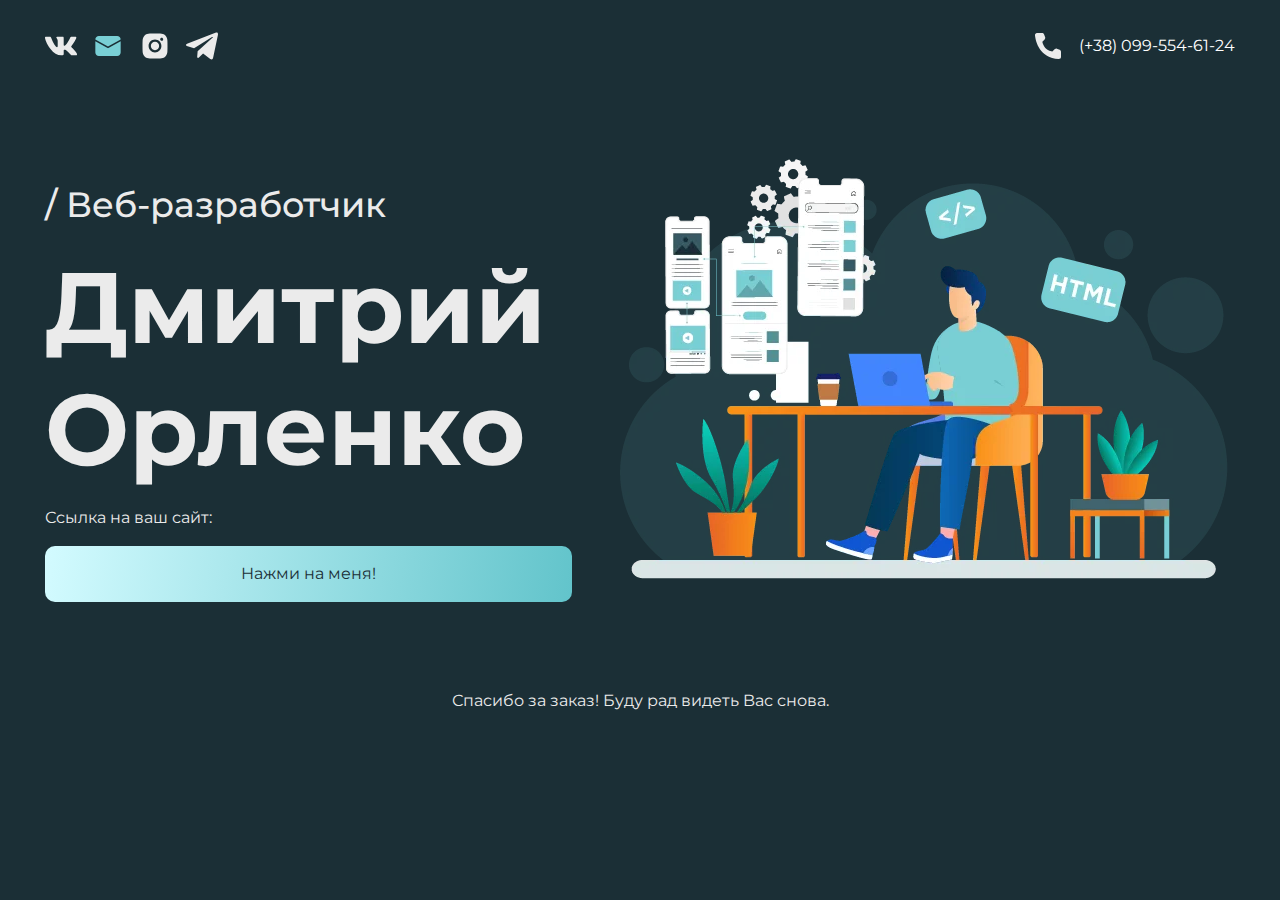
<file: index.html>
<!DOCTYPE html>
<html>

<head>
	<meta charset="UTF-8">
	<meta name="viewport" content="width=device-width, initial-scale=1.0">
	<title>Верстка «Новый проект»</title>
</head>

<body>
	<!-- <div class="rootpage">
			<h1>Верстка «Новый проект»</h1>
			<div class="rootpage__info">
				Особенности проекта
			</div>
			<h2>Готовые страницы:</h2>
			<ol class="rootpage__list">
				<li><a target="_blank" href="home.html">Главная</a></li>
			</ol>
			<h2>Попапы:</h2>
			<ol class="rootpage__list">
				<li><a target="_blank" href="home.html#"></a></li>
			</ol>
			<div class="rootpage__tnx">
				<h2>Спасибо за заказ!</h2>
				<p>Буду рад (а) хорошему отзыву.</p>
				<p>Обращайтесь еще!</p>
			</div>
			<div class="rootpage__contacts">
				<h2>Мои контакты:</h2>
				<p>Почта: <a href="mailto:email@gmail.com">email@gmail.com</a></p>
				<p>Телефон: <a href="tel:8800800800">8 800 800 800</a></p>
				<p>Соц. сеть: <a href="">ссылка на соц. сеть</a></p>
			</div>
		</div> -->
	<div class="wrapper">
		<header class="header">
			<div class="header__container container">
				<div class="header__menu">
					<ul class="header__networks networks">
						<li class="networks__list">
							<a target="_blank" class="networks__link" href="https://vk.com/eternalstoneinside">
								<img src="img/index/vk.svg?_v=1645970413206" alt="vk">
							</a>
						</li>
						<li class="networks__list">
							<a target="_blank" class="networks__link" href="mailto:dorlenko2017@gmail.com">
								<img src="img/index/gmail.svg?_v=1645970413206" alt="gmail">
							</a>
						</li>
						<li class="networks__list">
							<a target="_blank" class="networks__link" href="https://www.instagram.com/eternalstoneinside/">
								<img src="img/index/inst.svg?_v=1645970413206" alt="inst">
							</a>
						</li>
						<li class="networks__list">
							<a target="_blank" class="networks__link" href="https://t.me/eternalstoneinside">
								<img src="img/index/tg.svg?_v=1645970413206" alt="tg">
							</a>
						</li>
					</ul>
				</div>
				<div class="header__phone">
					<a href="tel:380995546124" class="phone">(+38) 099-554-61-24</a>
				</div>
			</div>
		</header>
		<div class="offer">
			<div class="offer__container container">
				<div class="offer__info">
					<h2 class="offer__title">/ Веб-разработчик</h2>
					<h3 class="offer__name">Дмитрий Орленко</h3>
					<div class="offer__text">Ссылка на ваш сайт:</div>
					<a target="_blank" class="offer__btn" href="home.html#">Нажми на меня!</a>
				</div>
				<div class="offer__image">
					<picture>
						<source srcset="img/index/main-photo.webp" type="image/webp">
							<img src="img/index/main-photo.png?_v=1645970413206" alt="main">
					</picture>
				</div>
			</div>
		</div>
		<footer class="footer">
			<div class="footer__container">
				<div class="footer__thank">Спасибо за заказ! Буду рад видеть Bас снова.</div>
			</div>
		</footer>
	</div>
</body>
<style>
	@charset "UTF-8";
		@import url("https://fonts.googleapis.com/css?family=Montserrat:regular,500,700&display=swap");
		* ,*::before, *::after {
			padding: 0px;
			margin: 0px;
			border: 0px;
			box-sizing: border-box; 
		}
		html, body {
			height: 100%;
			margin: 0;
			padding: 0;
			min-width: 320px;
			width: 100%;
			color: #EBEBEB;
		}
		body {
			font-family: Montserrat;
			font-size: 100%;
			line-height: 1;
			font-size: 1rem;
			background: #1B2F36;
		}
		a {
			display: block;
			text-decoration: underline;
		}
		a:visited {
			text-decoration: underline;
		}
		a:hover {
			text-decoration: none;
		}
		ul li {
			list-style: none;
		}
		img {
			vertical-align: top;
		}
		.wrapper {
			width: 100%;
			min-height: 100%;
			overflow: hidden;
		}
		.header {
			padding: 30px 0;
		}
		.container {
			max-width: 1190px;
			margin: 0 auto;
			padding: 0 15px;
			box-sizing: content-box; 
		}
		.header__container {
			display: flex;
			justify-content: space-between;
			align-items: center;
		}
		.header__networks {
			display: flex;
			gap: 15px;
		}
		.networks__link:hover {
			transform: rotate(360deg);
  			transition: all .7s ease;
		}
		.header__phone {
			display: flex;
			align-items: center;
		}
		.phone {
			display: flex;
			align-items: center;
			color: #fff;
			text-decoration: none;
		}
		.phone::before {
			content: '';
			display: block;
			background: url('img/index/phone.svg') no-repeat center;
			width: 32px;
			height: 32px;
			margin-right: 15px;
		}
		.offer__container {
			display: flex;
			justify-content: space-between;
			align-items: center;
		}
		.offer__info {
			display: flex;
			flex-direction: column;
			gap: 20px;
			max-width: 527px;
		}
		.offer__title {
			font-weight: 500;
			font-size: 35px;
			line-height: 43px;
		}
		.offer__name {
			font-weight: bold;
			font-size: 100px;
			line-height: 122px;
		}
		@media (max-width: 530px) {
			.offer__image {
				display: none;
			}
			.offer__name {
				font-size: 70px;
				line-height: 80px;
			}
			.offer__info {
				gap: 10px;
				align-items: center;
				text-align: center;
			}
			.offer__title {
				font-size: 30px;
			}
			.offer__btn {
				width: 100%;
			}
			.offer__text {
				margin-top: 30px;
			}
			.footer__thank {
				margin-top: 30px;
			}
		}
		@media (max-width: 470px) {
			.header__phone {
				display: none;
			}
			.header__container {
				justify-content: center;
			}
			.offer__name {
				font-size: 60px;
			}
		}
		.offer__btn {
			display: flex;
			padding: 20px 30px;
			background: linear-gradient(97.94deg, #D3FBFF 0%, #60C3CA 101.81%);
			border-radius: 10px;
			text-align: center;
			justify-content: center;
			text-decoration: none;
			color: #1B2F36;
		}
		.offer__btn:hover {
			background: linear-gradient(97.94deg, #a7f8ff 0%, #3dbec7 101.81%);
		}
		.footer {
			padding-bottom: 30px;
		}
		.footer__container {
			display: flex;
			justify-content: center;
			text-align: center;
		}
</style>

</html>
</file>
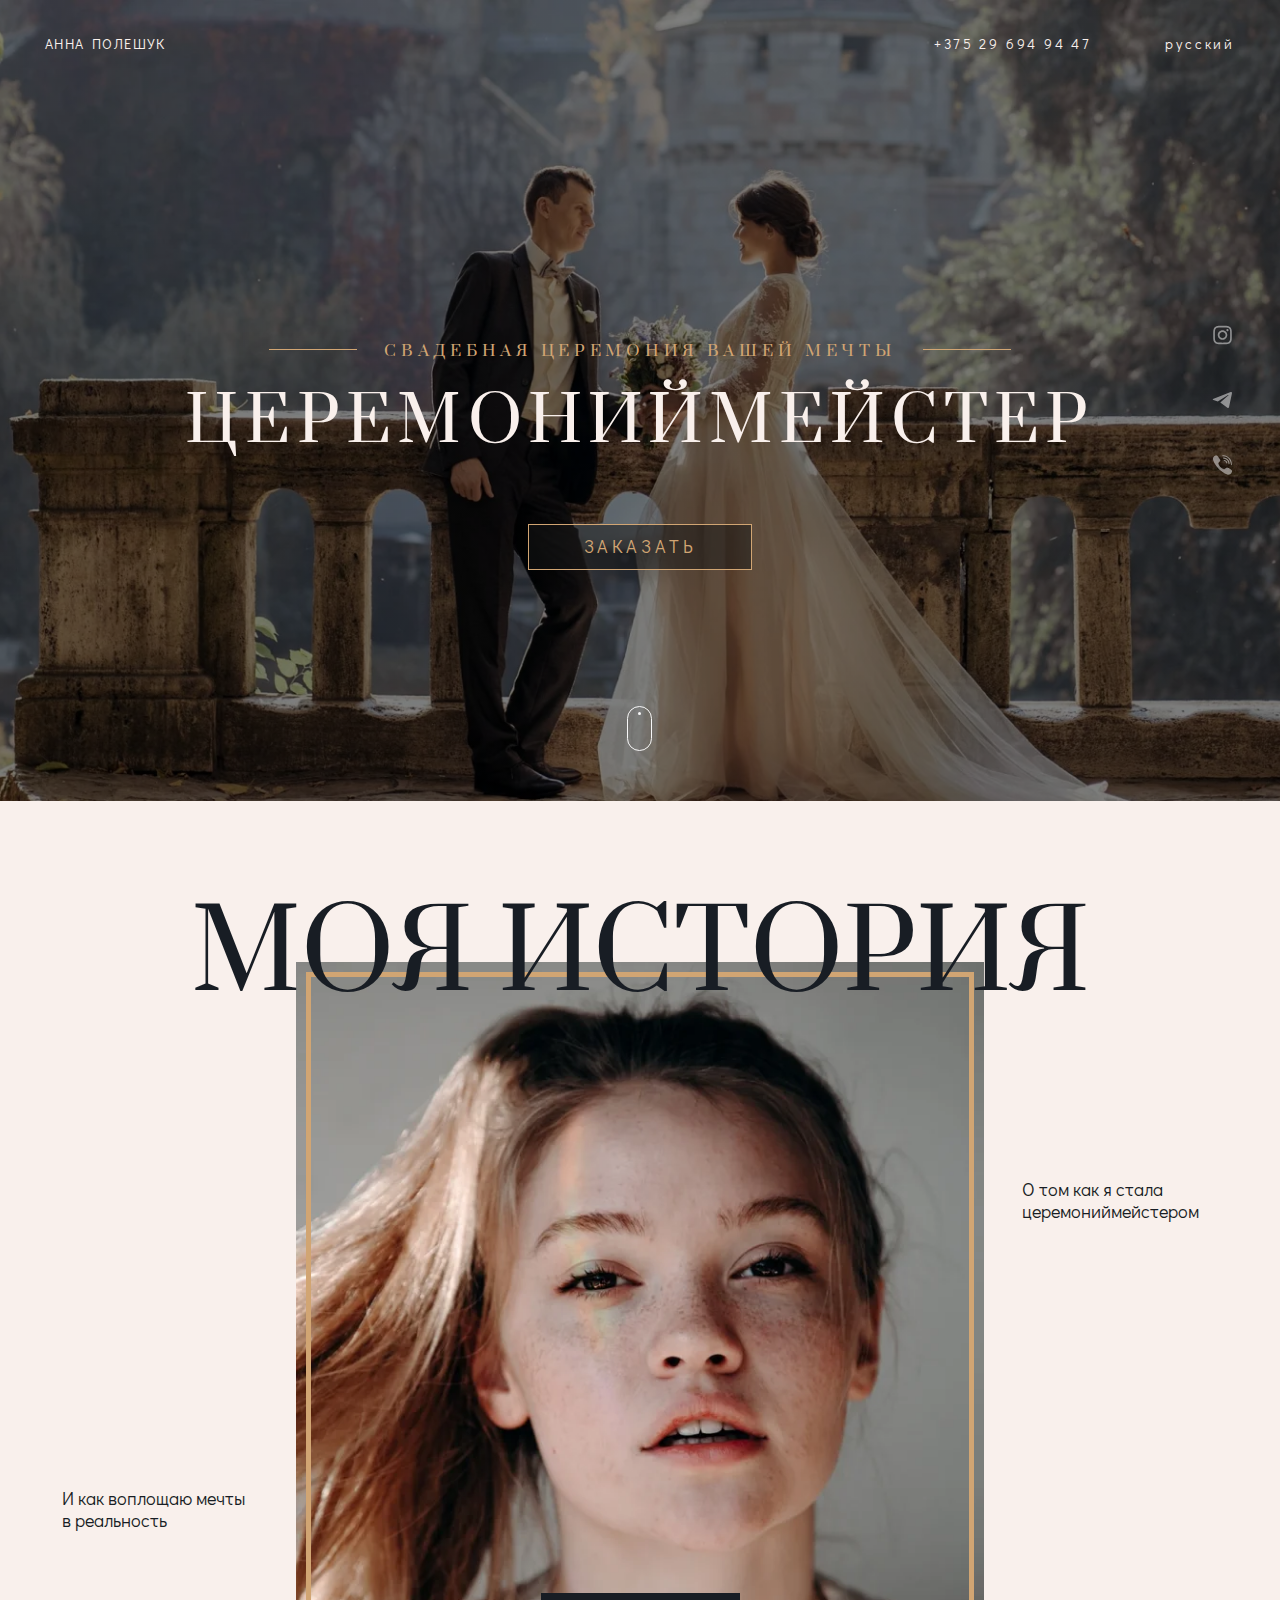
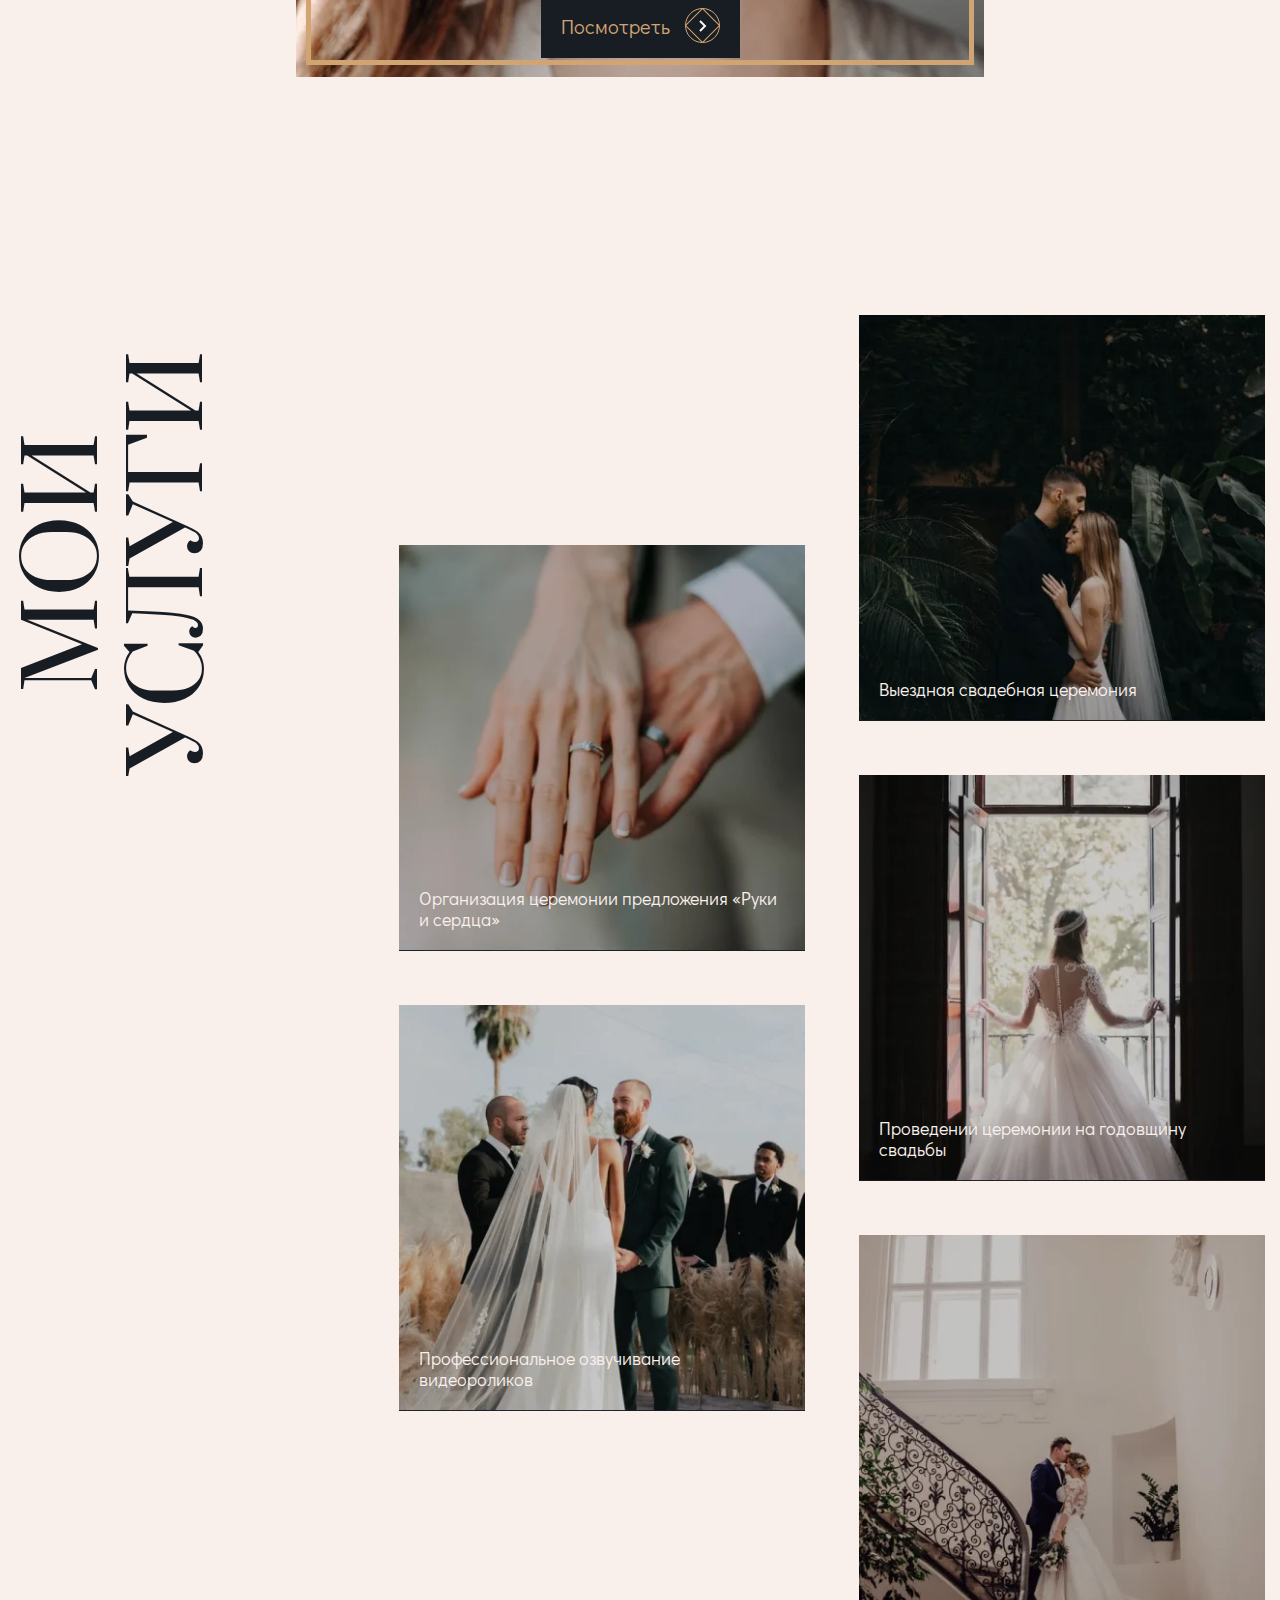
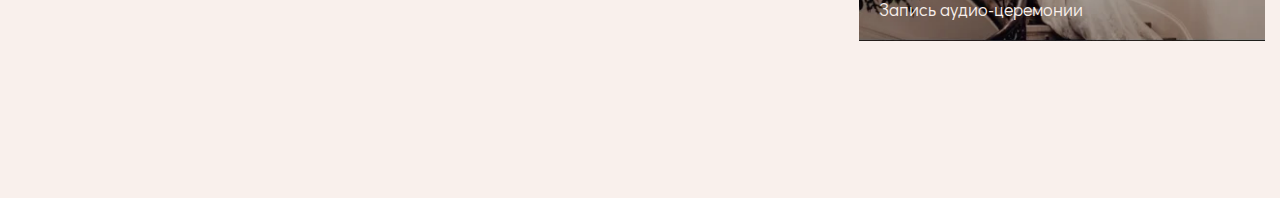
<file: home.html>
<!DOCTYPE html>
<html lang="ru">

<head>
	<title>Главная</title>
	<meta charset="UTF-8">
	<meta name="format-detection" content="telephone=no">
	<link rel="stylesheet" href="css/style.min.css?_v=20220227160013">
	<link rel="shortcut icon" href="favicon.ico">
	<!-- <meta name="robots" content="noindex, nofollow"> -->
	<meta name="viewport" content="width=device-width, initial-scale=1.0">
</head>

<body>
	<div class="wrapper">
		<header class="header">
			<div class="header__container">
				<a href="#" class="header__logo">АННА ПОЛЕШУК</a>
				<div class="header__info">
					<a href="tel:375296949447" class="header__phone">+375 29 694 94 47</a>
					<button type="button" class="header__ru">русский</button>
				</div>
			</div>
		</header>
		<main class="page">
			<section class="page__main main">
				<div class="main__container">
					<div class="main__offer">
						<div class="main__subtitle">СВАДЕБНАЯ ЦЕРЕМОНИЯ ВАШЕЙ МЕЧТЫ</div>
						<h1 class="main__title">ЦЕРЕМОНИЙМЕЙСТЕР</h1>
						<a href="#" class="main__button">ЗАКАЗАТЬ</a>
						<div class="main__social main__social_two">
							<a href="#" class="main__instaram">
								<img src="img/icons/instagram.svg?_v=1645970413206" alt="inst">
							</a>
							<a href="#" class="main__telegram">
								<img src="img/icons/telegram.svg?_v=1645970413206" alt="tg">
							</a>
							<a href="#" class="main__viber">
								<img src="img/icons/viber.svg?_v=1645970413206" alt="viber">
							</a>
						</div>
						<a href="#" class="main__scroll">
							<span></span>
						</a>
					</div>
					<div data-da=".header__info,950,1" class="main__social">
						<a href="#" class="main__instaram">
							<img src="img/icons/instagram.svg?_v=1645970413206" alt="inst">
						</a>
						<a href="#" class="main__telegram">
							<img src="img/icons/telegram.svg?_v=1645970413206" alt="tg">
						</a>
						<a href="#" class="main__viber">
							<img src="img/icons/viber.svg?_v=1645970413206" alt="viber">
						</a>
					</div>
					<div class="main__photo _ibg">
						<picture>
							<source srcset="img/main/main-photo.webp" type="image/webp">
								<img src="img/main/main-photo.png?_v=1645970413206" alt="main-photo">
						</picture>
					</div>
				</div>
			</section>
			<section class="page__history history">
				<div class="history__container">
					<h2 class="history__title main-title">МОЯ ИСТОРИЯ</h2>
					<div class="history__body">
						<p class="history__info history__info_left">И как воплощаю мечты в реальность</p>
						<div class="history__video history__video_full js-videoWrapper">
							<iframe class="videoIframe js-videoIframe" src="" frameborder="0" allowTransparency="true" allowfullscreen data-src="https://www.youtube.com/embed/ifPbXSE3i4w?autoplay=1&modestbranding=1&rel=0&hl=ru&showinfo=0&color=white"></iframe>
							<div class="history__video_poster js-history__video_poster">
								<button type="button" class="history__button">Посмотреть
									<span class="history__button_circle">

											<img src="img/icons/video-arrow.svg?_v=1645970413206" alt="video-arrow">

										</span>
								</button>
								<div class="history__video_border"></div>
							</div>
						</div>
						<p class="history__info history__info_right">О том как я стала церемониймейстером</p>
					</div>
				</div>
			</section>
			<section class="page__services services">
				<div class="services__container">
					<h2 class="services__title main-title">МОИ УСЛУГИ</h2>
					<div class="services__items">
						<div class="services__item item-services _ibg">
							<picture>
								<source srcset="img/services/item-departure.webp" type="image/webp">
									<img class="" src="img/services/item-departure.png?_v=1645970413206" alt="departure">
							</picture>
							<div class="item-services__info">
								Выездная свадебная церемония
							</div>
							<div class="item-services__description">
								<div>Выездная свадебная церемония -это прекрасное альтернативное решение ЗАГСу, ведь у такой церемонии гораздо больше возможностей, и она непременно получится особенной, индивидуальной и только вашей. Никаких стандартных текстов и равнодушного регистратора
									— все будет только так, как вы захотите, ведь возможности выездной церемонии безграничны. Выездная свадебная церемония - это самая красивая и чувственная часть свадьбы. Я предлагаю создание выездной церемонии, которая передаст торжественность
									и романтичность происходящего события. Такая церемония будет уникальна, ведь она будет написана только для вашей пары, исходя из вашей истории любви, ваших характеров и ценностей.
									<br>
									<br>В услугу входит:
									<ul>
										<li>• Встреча, интервью (возможно онлайн);</li>
										<li>• Написание авторского текста церемонии (на основе вашей истории любви);</li>
										<li>• Подбор музыкальных треков на церемонию (совместно с парой);</li>
										<li>• Соблюдение дресс-кода торжества;</li>
										<li>• Составление тайминга церемонии;</li>
										<li>• Техническая репетиция церемонии (инструктаж молодоженов, выходы детей с кольцами и т.д.).</li>
									</ul>
									<br>Дополнительно возможно:
									<ul>
										<li>* Помощь в написании индивидуальной клятвы;</li>
										<li>* Проведение объединяющей церемонии и обрядов (песочной, винной, посадка дерева и т.д);</li>
										<li>* Проведение церемонии на иностранном языке (оговаривается отдельно);</li>
										<li>* Проведение церемонии за пределами Республики Беларусь (оговаривается отдельно);</li>
										<li>* Предоставление услуги (ребенок-ангел). За дополнительную плату.</li>
									</ul>
								</div>
							</div>
							<div class="item-services__shadow"></div>
						</div>
						<div class="services__item item-services _ibg">
							<picture>
								<source srcset="img/services/item-ceremony.webp" type="image/webp">
									<img class="" src="img/services/item-ceremony.png?_v=1645970413206" alt="ceremony">
							</picture>
							<div class="item-services__info">
								Проведении церемонии на годовщину свадьбы
							</div>
							<div class="item-services__description">
								<div>Выездная церемония на годовщину свадьбы – это потрясающий и по истине незабываемый способ, как отметить день рождения вашей семьи! Такая церемония может быть устроена только для вашей семьи, а может быть с приглашенными гостями. Выездная церемония
									на годовщину свадьбы не только еще сильнее подчеркнет ваши чувства, но и станет олицетворением любви и крепкости семьи для ваших детей и близких людей.
									<br>В услугу входит:
									<ul>
										<li>• Встреча, интервью (возможно онлайн);</li>
										<li>• Написание авторского текста церемонии (на основе вашей истории любви и семьи);</li>
										<li>• Подбор музыкальных треков на церемонию (совместно с парой);</li>
										<li>• Помощь с побором места для церемонии</li>
										<li>• Соблюдение дресс-кода торжества;</li>
										<li>• Составление тайминга церемонии;</li>
										<li>• Техническая репетиция церемонии (инструктаж молодоженов, выходы детей с кольцами и т.д.).</li>
										<li>• Помощь в подборе подрядчиков: фотограф, видеограф, декор, музыканты (при необходимости)</li>
									</ul>
									<br>Кстати, выездная церемония - это прекрасный подарок для родителей на годовщину их свадьбы.
								</div>
							</div>
							<div class="item-services__shadow"></div>
						</div>
						<div class="services__item item-services _ibg">
							<picture>
								<source srcset="img/services/item-audio.webp" type="image/webp">
									<img class="" src="img/services/item-audio.png?_v=1645970413206" alt="audio">
							</picture>
							<div class="item-services__info">
								Запись аудио-церемонии
							</div>
							<div class="item-services__description">
								<div>Такой вариант идеально подойдет для пар, которые устраивают очень приватное торжество с самыми близкими.
									<br>На такой церемонии я физически не буду присутствовать, а в этот важнейший момент вашей жизни, с Вами будет только мой голос.
									<br>В услугу входит:
									<ul>
										<li>• Встреча, интервью (возможно онлайн);</li>
										<li>• Написание авторского текста церемонии (на основе вашей истории любви);</li>
										<li>• Предоставление аудиофайла с записанной церемонией</li>
										<li>• Помощь в составлении тайминга церемонии</li>
									</ul>
								</div>
							</div>
							<div class="item-services__shadow"></div>
						</div>
						<div class="services__item item-services _ibg">
							<picture>
								<source srcset="img/services/item-sentence.webp" type="image/webp">
									<img class="" src="img/services/item-sentence.png?_v=1645970413206" alt="sentence">
							</picture>
							<div class="item-services__info">
								Организация церемонии предложения «Руки и сердца»
							</div>
							<div class="item-services__description">
								<div>
									Предложение руки и сердца – это событие о котором мечтает каждая девушка.
									<br>Я предлагаю свою помощь в организации этого яркого момента, чтобы такой день ваша любимая никогда не забыла, чтобы все ваши чувства и мысли были озвучены.
									<br>Воспользовавшись такой услугой , спустя время, вам или вашей невесте точно не захочется ничего изменить в этом дне «Х». Это будет настоящее кино о любви.
									<br>В данной услуге можно выбрать определенные пункты или заказать услугу целиком
									<br>
									<ul>
										<li>• Встреча, интервью (возможно онлайн);</li>
										<li>• Написание авторского текста церемонии (на основе вашей истории любви и чувств);</li>
										<li>• Подбор музыкальных треков на церемонию (совместно с женихом);</li>
										<li>• Предоставление аудиофайла с записанной моим голосом церемонией (без моего личного присутствия)</li>
										<li>• Помощь в записи аудиофайла с записанным голосом жениха помоему сценарию</li>
										<li>• Помощь с побором места для церемонии</li>
										<li>• Проведение церемонии (очное, провожу я)</li>
										<li>• Составление тайминга дня предложения;</li>
										<li>• Техническая репетиция церемонии</li>
										<li>• Координация на площадке, чтобы все прошло на высшем уровне.</li>
										<li>• Помощь в подборе подрядчиков: фотограф, видеограф, декор, музыканты (при необходимости)</li>
										<li>• Монтаж трогательного видеофильма из ваших личных фотографий и видео</li>
										<li>• Организация церемонии предложения «Руки и сердца» под ключ.</li>
									</ul>
								</div>
							</div>
							<div class="item-services__shadow"></div>
						</div>
						<div class="services__item item-services _ibg">
							<picture>
								<source srcset="img/services/item-dubbing.webp" type="image/webp">
									<img class="" src="img/services/item-dubbing.png?_v=1645970413206" alt="item-dubbing">
							</picture>
							<div class="item-services__info">
								Профессиональное озвучивание видеороликов
							</div>
							<div class="item-services__description">
								<div>
									<ul>
										<li>• Свадебный клип</li>
										<li>• Выездная церемония</li>
										<li>• Love story</li>
									</ul>
								</div>
							</div>
							<div class="item-services__shadow"></div>
						</div>
					</div>
				</div>
			</section>
		</main>
		<footer class="footer">
			<div class="footer__container">

			</div>
		</footer>
	</div>

	<script src="js/app.min.js?_v=20220227160013"></script>
</body>

</html>
</file>
<file: css/style.min.css>
@charset "UTF-8";@import url(https://fonts.googleapis.com/css?family=Prata:regular);@import url(https://fonts.googleapis.com/css?family=Didact+Gothic:regular);@font-face{font-family:icons;font-display:swap;src:url(../fonts/icons.woff2) format("woff2"),url(../fonts/icons.woff) format("woff");font-weight:400;font-style:normal}*{padding:0;margin:0;border:0}*,:after,:before{-webkit-box-sizing:border-box;box-sizing:border-box}aside,footer,header,nav,section{display:block}body,html{height:100%;min-width:320px}body{line-height:1;font-family:Prata;font-size:1.25rem;-ms-text-size-adjust:100%;-moz-text-size-adjust:100%;-webkit-text-size-adjust:100%;-webkit-font-smoothing:antialiased}button,input,textarea{font-family:Prata;font-size:inherit}input::-ms-clear{display:none}button{cursor:pointer;background-color:inherit}button::-moz-focus-inner{padding:0;border:0}a,a:visited{text-decoration:none}a:hover{text-decoration:none}ul li{list-style:none}img{vertical-align:top}h1,h2,h3,h4,h5,h6{font-weight:inherit;font-size:inherit}body{color:#181d24}.lock body{overflow:hidden}.wrapper{min-height:100%;display:-webkit-box;display:-ms-flexbox;display:flex;overflow:hidden;-webkit-box-orient:vertical;-webkit-box-direction:normal;-ms-flex-direction:column;flex-direction:column}[class*=__container]{-webkit-box-sizing:content-box;box-sizing:content-box;padding:0 15px}.row:after{display:block;content:"";clear:both}.rub:after{content:"₽"}ol.counter{list-style-type:none;counter-reset:item}ol.counter li{position:relative;padding:0 0 0 45px}ol.counter li:before{counter-increment:item;content:counter(item);position:absolute;left:0;top:0;color:#818181;font-size:14px;font-weight:700;text-align:center;line-height:26px;border-radius:50%;width:28px;height:28px;border:1px solid #4274bb}.ellipsis{display:block;overflow:hidden;width:100%;white-space:nowrap;-o-text-overflow:ellipsis;text-overflow:ellipsis}.es{overflow:hidden;white-space:nowrap;-o-text-overflow:ellipsis;text-overflow:ellipsis}.table{display:table;font-size:0;width:100%}.trow{display:table-row}.cell{display:table-cell}.cell.full{width:100%}._ibg{position:relative}._ibg img{position:absolute;width:100%;height:100%;top:0;left:0;-o-object-fit:cover;object-fit:cover}body.ie ._ibg{background-position:center;background-size:cover;background-repeat:no-repeat}body.ie ._ibg img{width:0;height:0;opacity:0;visibility:hidden}._video{position:relative;overflow:hidden;height:0;padding-bottom:56.25%}._video embed,._video iframe,._video object,._video video{position:absolute;top:0;left:0;width:100%;height:100%}.videobg embed,.videobg iframe,.videobg object,.videobg video{position:fixed;top:50%;left:50%;min-width:100%;min-height:100%;width:auto;height:auto;z-index:-100;-webkit-transform:translateX(-50%) translateY(-50%);-ms-transform:translateX(-50%) translateY(-50%);transform:translateX(-50%) translateY(-50%);background-size:cover}._more-content{-webkit-transition:all .3s ease 0s;-o-transition:all .3s ease 0s;transition:all .3s ease 0s;overflow:hidden}._more-link{cursor:pointer}._more-link span{font-style:normal}._more-link span:first-child{display:block}._more-link span:last-child{display:none}._more-link._active span{font-style:normal}._more-link._active span:first-child{display:none}._more-link._active span:last-child{display:block}#map{background:url(../img/icons/loading.gif) center/50px no-repeat}._swiper{overflow:hidden}._swiper .swiper-wrapper{width:100%;height:100%;-webkit-box-sizing:content-box;box-sizing:content-box;display:-webkit-box;display:-ms-flexbox;display:flex;position:relative}._swiper.swiper-container-vertical .swiper-wrapper{-webkit-box-orient:vertical;-webkit-box-direction:normal;-ms-flex-direction:column;flex-direction:column}._swiper.swiper-container-autoheight .swiper-wrapper{-webkit-box-align:start;-ms-flex-align:start;align-items:flex-start}.swiper-container-initialized .swiper-slide{-ms-flex-negative:0;flex-shrink:0}.swiper-container-android .swiper-slide,.swiper-container-android .swiper-wrapper{-webkit-transform:translate3d(0,0,0);transform:translate3d(0,0,0)}.swiper-button-lock{display:none!important}._tabs-block{display:none}._tabs-block._active{display:block}.mirror{-webkit-transform:scale(-1,1);-ms-transform:scale(-1,1);transform:scale(-1,1)}.nicescroll-rails{z-index:1000!important}._custom-scroll{position:fixed;right:0;top:0;width:3px;height:100%;z-index:1000}._custom-scroll__line{background-color:rgba(0,0,0,.5);border-radius:3px 0 0 3px;position:relative;left:0;top:0;width:100%}.button{display:-webkit-inline-box;display:-ms-inline-flexbox;display:inline-flex;padding:0 0}.button._fw{width:100%}.select{position:relative}.select__item{position:relative}.select__title{color:#000;border:1px solid #d9d9d9;background-color:#fff;cursor:pointer;border-radius:4px}.select__value{display:-webkit-box;display:-ms-flexbox;display:flex;font-size:14px;height:30px;padding:0 15px;-webkit-box-align:center;-ms-flex-align:center;align-items:center;-webkit-box-pack:justify;-ms-flex-pack:justify;justify-content:space-between;-webkit-box-orient:horizontal;-webkit-box-direction:reverse;-ms-flex-direction:row-reverse;flex-direction:row-reverse}.select__value span{height:1em;overflow:hidden;display:-webkit-box;-webkit-line-clamp:1;-webkit-box-orient:vertical}.select__value:before{content:"";display:inline-block;-webkit-transition:all .3s ease 0s;-o-transition:all .3s ease 0s;transition:all .3s ease 0s;width:11px;height:7px}.select__input{width:100%;background-color:transparent;height:100%}.select__options{color:#000;position:absolute;top:29px;border-radius:0 0 4px 4px;min-width:100%;left:0;background-color:#fff;border-top:0;border:1px solid #d9d9d9;border-top:0;font-size:14px;padding:10px 0 5px 0}.select__option{cursor:pointer;padding:5px 15px;margin:0}.select._active{z-index:5}.select._active .select__value:before{-webkit-transform:rotate(-180deg);-ms-transform:rotate(-180deg);transform:rotate(-180deg)}.select._active .select__options{display:block}input[type=email],input[type=tel],input[type=text],textarea{-webkit-appearance:none;-moz-appearance:none;appearance:none}input[type=email]:focus,input[type=tel]:focus,input[type=text]:focus,textarea:focus{outline:0}.input{border-radius:0!important;width:100%;display:block;padding:0 20px}textarea.input{resize:none;padding:0 0}.checkbox{position:relative}.checkbox__input{position:absolute;width:0;height:0;opacity:0;visibility:hidden}.checkbox__input:checked+.checkbox__text:before{background:#fff url(../img/icons/check.svg) center no-repeat}.checkbox__text{display:-webkit-inline-box;display:-ms-inline-flexbox;display:inline-flex;-webkit-box-align:center;-ms-flex-align:center;align-items:center;position:relative;font-size:16px;color:#fff;letter-spacing:-.3px;line-height:1.25;cursor:pointer}.checkbox__text:before{content:"";-ms-flex-item-align:start;align-self:flex-start;margin:0 14px 0 0;-webkit-box-flex:0;-ms-flex:0 0 20px;flex:0 0 20px;left:0;top:0;width:20px;height:18px;background:#fff;border:1px solid #a7a9ac}.checkbox a{color:#fff;text-decoration:underline}.checkbox._error .checkbox__text:before{border:1px solid #ee1212}.options{display:-webkit-box;display:-ms-flexbox;display:flex;-webkit-box-orient:vertical;-webkit-box-direction:normal;-ms-flex-direction:column;flex-direction:column;-webkit-box-align:start;-ms-flex-align:start;align-items:flex-start}.options__item{position:relative;cursor:pointer}.options__input{position:absolute;width:0;height:0;opacity:0;left:0;top:0;visibility:hidden}.options__input:checked+.options__text:after{-webkit-transform:scale(1);-ms-transform:scale(1);transform:scale(1)}.options__text{display:-webkit-inline-box;display:-ms-inline-flexbox;display:inline-flex;-webkit-box-align:center;-ms-flex-align:center;align-items:center;position:relative;font-size:16px;color:#fff;letter-spacing:-.3px;line-height:1.25}.options__text:before{content:"";-ms-flex-item-align:start;align-self:flex-start;margin:0 14px 0 0;-webkit-box-flex:0;-ms-flex:0 0 20px;flex:0 0 20px;left:0;top:0;border-radius:50%;width:20px;height:18px;background:#fff;border:1px solid #a7a9ac}.options__text:after{content:"";-webkit-transition:all .3s ease 0s;-o-transition:all .3s ease 0s;transition:all .3s ease 0s;-webkit-transform:scale(0);-ms-transform:scale(0);transform:scale(0);width:10px;height:10px;border-radius:50%;background-color:#77243a;position:absolute;left:5px;top:4px}.rating{display:-webkit-box;display:-ms-flexbox;display:flex;-webkit-box-align:end;-ms-flex-align:end;align-items:flex-end;font-size:40px;line-height:.75;-webkit-transition:opacity .3s ease 0s;-o-transition:opacity .3s ease 0s;transition:opacity .3s ease 0s}.rating.rating_sending{opacity:.2}.rating.rating_set .rating__active,.rating.rating_set .rating__item{cursor:pointer}.rating__body{position:relative}.rating__body::before{content:"★★★★★";display:block}.rating__active{position:absolute;width:0%;height:100%;top:0;left:0;overflow:hidden}.rating__active::before{content:"★★★★★";position:absolute;width:100%;height:100%;top:0;left:0;color:#ffd300}.rating__items{display:-webkit-box;display:-ms-flexbox;display:flex;position:absolute;width:100%;height:100%;top:0;left:0}.rating__item{-webkit-box-flex:0;-ms-flex:0 0 20%;flex:0 0 20%;height:100%;opacity:0}.rating__value{font-size:50%;line-height:1;padding:0 0 0 10px}.quantity{width:88px;height:40px;display:-webkit-box;display:-ms-flexbox;display:flex;border:1px solid rgba(166,166,166,.45)}.quantity__button{-webkit-box-flex:0;-ms-flex:0 0 30px;flex:0 0 30px;position:relative;cursor:pointer}.quantity__button::after,.quantity__button::before{content:"";position:absolute;top:50%;left:50%;-webkit-transition:all .3s ease 0s;-o-transition:all .3s ease 0s;transition:all .3s ease 0s;margin:0 0 0 -4.5px;background-color:#a6a6a6;width:9px;height:1px}.quantity__button_plus::before{-webkit-transform:rotate(-90deg);-ms-transform:rotate(-90deg);transform:rotate(-90deg)}.quantity__input{-webkit-box-flex:1;-ms-flex:1 1 auto;flex:1 1 auto}.quantity__input input{height:100%;color:#a6a6a6;font-size:12px;width:100%;text-align:center}.header{font-family:"Didact Gothic",sans-serif;color:#f9f0ec;position:absolute;width:100%;height:100%;top:0;left:0;padding-top:35px;font-size:14px;line-height:128%;letter-spacing:.2em;z-index:10}.header__container{display:-webkit-box;display:-ms-flexbox;display:flex;-webkit-box-pack:justify;-ms-flex-pack:justify;justify-content:space-between;padding:0 50px}.header__logo{color:inherit;letter-spacing:.1em}.header__info{display:-webkit-box;display:-ms-flexbox;display:flex;-webkit-column-gap:75px;-moz-column-gap:75px;column-gap:75px;-webkit-box-align:center;-ms-flex-align:center;align-items:center;position:relative}.header__phone{color:inherit}.header__ru{font-family:inherit;color:inherit;line-height:128%;letter-spacing:.2em}._ibg{position:relative}._ibg img{position:absolute;width:100%;height:100%;top:0;left:0;-o-object-fit:cover;object-fit:cover}.main-title{font-size:120px;line-height:120%;color:#181d24}.main{position:relative;display:-webkit-box;display:-ms-flexbox;display:flex;-webkit-box-pack:center;-ms-flex-pack:center;justify-content:center;padding:0 15px 50px 15px;background:-webkit-gradient(linear,left bottom,left top,from(rgba(0,0,0,.5)),to(rgba(0,0,0,.5)));background:-o-linear-gradient(bottom,rgba(0,0,0,.5),rgba(0,0,0,.5));background:linear-gradient(0deg,rgba(0,0,0,.5),rgba(0,0,0,.5))}.main__offer{display:-webkit-box;display:-ms-flexbox;display:flex;-webkit-box-orient:vertical;-webkit-box-direction:normal;-ms-flex-direction:column;flex-direction:column;text-align:center;position:relative;-webkit-box-align:center;-ms-flex-align:center;align-items:center}.main__subtitle{display:-webkit-box;display:-ms-flexbox;display:flex;-webkit-box-align:center;-ms-flex-align:center;align-items:center;color:#d1a573;line-height:129%;letter-spacing:.3em;margin-bottom:20px}.main__subtitle:after,.main__subtitle:before{content:"";display:block;margin-top:-2px;height:1px;background-color:#d1a573}.main__title{line-height:135%;text-align:center;letter-spacing:.1em;color:#f9f0ec}.main__button{display:-webkit-box;display:-ms-flexbox;display:flex;font-family:"Didact Gothic",sans-serif;-webkit-box-align:center;-ms-flex-align:center;align-items:center;-webkit-box-pack:center;-ms-flex-pack:center;justify-content:center;text-align:center;min-height:44px;padding:10px 55px;color:#d1a573;background:rgba(21,21,21,.5);border:1px solid #d1a573;-webkit-box-sizing:border-box;box-sizing:border-box;font-size:18px;z-index:10;line-height:133%;letter-spacing:.2em;margin-bottom:136px;position:relative;-webkit-transition:all .4s cubic-bezier(.42,0,.58,1);-o-transition:all .4s cubic-bezier(.42,0,.58,1);transition:all .4s cubic-bezier(.42,0,.58,1)}.main__button:hover{color:#443850;background-color:#d1a573}.main__button:hover::before{left:0;right:auto;width:100%}.main__button:before{display:block;position:absolute;top:0;right:0;height:100%;width:0;z-index:-2;content:"";color:#443850;background:#d1a573;-webkit-transition:all .4s cubic-bezier(.42,0,.58,1);-o-transition:all .4s cubic-bezier(.42,0,.58,1);transition:all .4s cubic-bezier(.42,0,.58,1)}.main__scroll{width:25px;height:45px;border:1px solid #f8f8f8;border-radius:15px;display:-webkit-box;display:-ms-flexbox;display:flex;-webkit-box-pack:center;-ms-flex-pack:center;justify-content:center;padding:5px;z-index:11}.main__scroll span{display:block;width:3px;height:3px;background-color:#f8f8f8;border-radius:100%;-webkit-animation:dott 2.5s infinite;animation:dott 2.5s infinite}@-webkit-keyframes dott{0%{-webkit-transform:rotate(0) translate(0,0)}20%{-webkit-transform:rotate(0) translate(0,0)}40%{-webkit-transform:rotate(0) translate(0,0)}}@keyframes dott{0%{-webkit-transform:rotate(0) translate(0,0);transform:rotate(0) translate(0,0)}20%{-webkit-transform:rotate(0) translate(0,30px);transform:rotate(0) translate(0,30px)}40%{-webkit-transform:rotate(0) translate(0,0);transform:rotate(0) translate(0,0)}}.main__social{display:-webkit-box;display:-ms-flexbox;display:flex;-webkit-box-orient:vertical;-webkit-box-direction:normal;-ms-flex-direction:column;flex-direction:column;-webkit-box-pack:center;-ms-flex-pack:center;justify-content:center;row-gap:30px;z-index:10;position:absolute;top:50%;right:40px;-webkit-transform:translateY(-50%);-ms-transform:translateY(-50%);transform:translateY(-50%)}.main__social a{display:-webkit-box;display:-ms-flexbox;display:flex;width:35px;-webkit-box-align:center;-ms-flex-align:center;align-items:center;height:35px;-webkit-box-pack:center;-ms-flex-pack:center;justify-content:center;opacity:.5;-webkit-transition:all .5s ease;-o-transition:all .5s ease;transition:all .5s ease}.main__social a:hover{opacity:1;background-color:#d1a573}.main__social_two{display:none}.main__photo{position:absolute;width:100%;height:100%;top:0;left:0;z-index:-1}.history{background:#f9f0ec;padding:90px 0 110px}.history__container{display:-webkit-box;display:-ms-flexbox;display:flex;-webkit-box-align:center;-ms-flex-align:center;align-items:center;-webkit-box-orient:vertical;-webkit-box-direction:normal;-ms-flex-direction:column;flex-direction:column}.history__title{text-align:center;z-index:1}.history__body{font-family:"Didact Gothic",sans-serif;display:-webkit-box;display:-ms-flexbox;display:flex;position:relative}.history__video{margin:0 auto;position:relative;background-color:#000}.history__video .videoIframe{position:absolute;top:0;bottom:0;right:0;left:0;width:100%;height:100%;background-color:transparent}.history__video_border{position:absolute;width:97%;height:97%;border:5px solid #d1a573}.no-webp .history__video_poster{background-image:url(../img/history/history-photo.png)}.history__video_poster{position:absolute;display:-webkit-box;display:-ms-flexbox;display:flex;-webkit-box-pack:center;-ms-flex-pack:center;justify-content:center;padding:10px;top:0;left:0;width:100%;height:100%;background-size:cover;background-position:center;border:none;text-indent:-999em;opacity:1;-webkit-transition:opacity .8s,height 0s;-o-transition:opacity .8s,height 0s;transition:opacity .8s,height 0s;-webkit-transition-delay:0s,0s;-o-transition-delay:0s,0s;transition-delay:0s,0s}.history__video_poster:hover{cursor:pointer}.history__button{position:absolute;display:-webkit-box;display:-ms-flexbox;display:flex;font-family:inherit;-webkit-box-align:center;-ms-flex-align:center;align-items:center;-webkit-box-pack:center;-ms-flex-pack:center;justify-content:center;text-align:center;-webkit-column-gap:15px;-moz-column-gap:15px;column-gap:15px;min-height:65px;padding:10px 20px;color:#d1a573;background:#181d24;font-size:20px;line-height:120%;z-index:10;-webkit-transition:all .4s cubic-bezier(.42,0,.58,1);-o-transition:all .4s cubic-bezier(.42,0,.58,1);transition:all .4s cubic-bezier(.42,0,.58,1)}.history__button_circle{display:-webkit-box;display:-ms-flexbox;display:flex;-webkit-box-align:center;-ms-flex-align:center;align-items:center;-webkit-box-pack:center;-ms-flex-pack:center;justify-content:center;width:35px;height:35px;border-radius:100%;border:.5px solid #d1a573;position:relative}.history__button_circle:before{content:"";display:block;position:absolute;-webkit-transform:rotate(45deg);-ms-transform:rotate(45deg);transform:rotate(45deg);width:25px;height:25px;border:.5px solid #d1a573}.history__button:hover{color:#181d24;background-color:#d1a573}.history__button:hover .history__button_circle{background-color:#181d24}.history__button:hover .history__button_circle::before{display:none}.history__button:hover::before{left:0;right:auto;width:100%}.history__button:before{display:block;position:absolute;top:0;right:0;height:100%;width:0;z-index:-2;content:"";color:#181d24;background:#d1a573;-webkit-transition:all .4s cubic-bezier(.42,0,.58,1);-o-transition:all .4s cubic-bezier(.42,0,.58,1);transition:all .4s cubic-bezier(.42,0,.58,1)}.history .videoWrapperActive .history__video_poster{opacity:0;height:0;-webkit-transition-delay:0s,.8s;-o-transition-delay:0s,.8s;transition-delay:0s,.8s}.history .videoWrapperActive{z-index:2;-webkit-transition:margin-top 1s ease;-o-transition:margin-top 1s ease;transition:margin-top 1s ease}.history__info{font-size:20px;line-height:120%}.history__info_right{display:-webkit-box;display:-ms-flexbox;display:flex;margin-top:217px}.history__info_left{display:-webkit-box;display:-ms-flexbox;display:flex;-webkit-box-align:end;-ms-flex-align:end;align-items:end;margin-bottom:145px}.services{padding:110px 0 130px;background:#f9f0ec}.services__container{display:-webkit-box;display:-ms-flexbox;display:flex;-webkit-box-align:start;-ms-flex-align:start;align-items:flex-start;-webkit-box-pack:justify;-ms-flex-pack:justify;justify-content:space-between;max-width:1270px;margin:0 auto}.services__title{-webkit-writing-mode:vertical-rl;-ms-writing-mode:tb-rl;writing-mode:vertical-rl;-webkit-transform:rotate(180deg);-ms-transform:rotate(180deg);transform:rotate(180deg);text-align:center;max-height:446px;line-height:110%;margin-top:52px}.services__items{gap:60px;display:-webkit-box;display:-ms-flexbox;display:flex;-ms-flex-wrap:wrap-reverse;flex-wrap:wrap-reverse;-webkit-box-orient:vertical;-webkit-box-direction:normal;-ms-flex-direction:column;flex-direction:column;height:1380px;-webkit-box-pack:center;-ms-flex-pack:center;justify-content:center;-webkit-box-align:center;-ms-flex-align:center;align-items:center}.services__item{padding:0 20px 20px 20px}.item-services{position:relative}.item-services__info{position:absolute;left:20px;right:20px;bottom:20px;font-family:"Didact Gothic",sans-serif;font-size:18px;line-height:120%;color:#f9f0ec}.item-services:hover .item-services__description{height:100%}.item-services:hover .item-services__shadow{opacity:1}.item-services__description{position:absolute;bottom:0;left:0;width:100%;height:0;font-family:"Didact Gothic",sans-serif;background:#181d24;color:#f9f0ec;padding:0;font-size:18px;line-height:120%;overflow-x:hidden;overflow-y:scroll;-webkit-transition:all 1s ease;-o-transition:all 1s ease;transition:all 1s ease}.item-services__description::-webkit-scrollbar{display:none}.item-services__description div{padding:30px}.item-services__shadow{width:100%;height:75px;background:-webkit-gradient(linear,left top,left bottom,from(rgba(24,29,36,0)),color-stop(80.21%,#181d24));background:-o-linear-gradient(top,rgba(24,29,36,0) 0,#181d24 80.21%);background:linear-gradient(180deg,rgba(24,29,36,0) 0,#181d24 80.21%);position:absolute;left:0;bottom:0;z-index:12;-webkit-transition:.7s;-o-transition:.7s;transition:.7s;opacity:0}.page{min-width:0}@media (min-width:61.99875empx){.quantity__button:hover::after,.quantity__button:hover::before{background-color:rgba(0,0,0,.5)}}@media (min-width:992px){.select__option:hover{background:#d9d9d9}.checkbox a:hover{text-decoration:none}}@media (min-width:90em){.header__container{padding-right:50px}.header__container{padding-left:50px}.header__info{-webkit-column-gap:75px;-moz-column-gap:75px;column-gap:75px}.main__offer{padding-top:346px}.main__subtitle{font-size:1.0625rem}.main__subtitle{-webkit-column-gap:30px;-moz-column-gap:30px;column-gap:30px}.main__subtitle:after,.main__subtitle:before{width:100px}.main__title{font-size:4.375rem}.main__title{margin-bottom:40px}.history{padding-bottom:110px}.history__container{padding-left:15px}.history__container{padding-right:15px}.history__title{margin-bottom:-65px}.history__title{font-size:7.5rem}.history__video{width:750px}.history__video_full{padding-top:750px}.history__button{bottom:26px}.history .videoWrapperActive{margin-top:65px}.history__info{max-width:218px}.history__info{font-size:1.25rem}.history__info_right{margin-left:46px}.history__info_left{margin-right:46px}.services{padding-top:110px}.services__title{font-size:6.25rem}.services__items{gap:60px}.services__item{width:420px}.services__item{height:420px}}@media (max-width:50em){.services__items{height:100%}}@media (max-width:48em){.main__scroll{display:none}.history__video_border{border:3px solid #d1a573}.history__info{max-width:123px}.history__info{font-size:.75rem}.history__info_right{margin-left:12px}.history__info_left{margin-right:12px}.history__info{display:none}}@media (max-width:20em){.header__container{padding-right:15px}.header__container{padding-left:15px}.header__info{-webkit-column-gap:64px;-moz-column-gap:64px;column-gap:64px}.main__offer{padding-top:308px}.main__subtitle{font-size:.5rem}.main__subtitle{-webkit-column-gap:10px;-moz-column-gap:10px;column-gap:10px}.main__subtitle:after,.main__subtitle:before{width:20px}.main__title{font-size:1.25rem}.main__title{margin-bottom:168px}.history{padding-bottom:80px}.history__container{padding-left:2px}.history__container{padding-right:2px}.history__title{margin-bottom:-20px}.history__title{font-size:2.375rem}.history__video{width:320px}.history__video_full{padding-top:500px}.history__button{bottom:-26px}.history .videoWrapperActive{margin-top:20px}.services{padding-top:80px}.services__title{font-size:4.0625rem}.services__items{gap:20px}.services__item{width:320px}.services__item{height:320px}}@media (max-width:69.375em){.services__container{display:block}.services__items{-ms-flex-wrap:wrap;flex-wrap:wrap}}@media (max-width:68.75em){.services__title{-webkit-writing-mode:horizontal-tb;-ms-writing-mode:lr-tb;writing-mode:horizontal-tb;-webkit-transform:rotate(0);-ms-transform:rotate(0);transform:rotate(0)}}@media (max-width:68.75em) and (max-width:20em){.services__title{margin-bottom:25px}}@media (max-width:61.99875empx){.select__title{font-size:18px}.select__options{font-size:18px}}@media (max-width:59.375em){.header__container{-webkit-box-pack:center;-ms-flex-pack:center;justify-content:center}.header__logo{display:none}.header__info{width:100%;-webkit-box-pack:justify;-ms-flex-pack:justify;justify-content:space-between}.main__social{-webkit-box-orient:horizontal;-webkit-box-direction:normal;-ms-flex-direction:row;flex-direction:row;position:absolute;top:50%;left:50%;-webkit-transform:translate(-50%,-50%);-ms-transform:translate(-50%,-50%);transform:translate(-50%,-50%)}}@media (max-width:37.5em){.main{padding:0 15px 209px 15px}.main__button{margin-bottom:20px}.main__social{display:none}.main__social_two{display:-webkit-box;display:-ms-flexbox;display:flex;position:static;-webkit-transform:translate(0,0);-ms-transform:translate(0,0);transform:translate(0,0)}}@media (max-width:28.75em){.main{background:-webkit-gradient(linear,left bottom,left top,from(rgba(0,0,0,.7)),to(rgba(0,0,0,.8)));background:-o-linear-gradient(bottom,rgba(0,0,0,.7),rgba(0,0,0,.8));background:linear-gradient(0deg,rgba(0,0,0,.7),rgba(0,0,0,.8))}}@media (max-width:23.4375em){.main__subtitle:after,.main__subtitle:before{display:none}.history__video_border{border:2px solid #d1a573}.services__container{padding:0}}@media (min-width:20em) and (max-width:90em){.header__container{padding-right:calc(15px + 35 * (((100vw - 320px))/ ((1120))))}.header__container{padding-left:calc(15px + 35 * (((100vw - 320px))/ ((1120))))}.header__info{-webkit-column-gap:calc(64px + 11 * (((100vw - 320px))/ ((1120))));-moz-column-gap:calc(64px + 11 * (((100vw - 320px))/ ((1120))));column-gap:calc(64px + 11 * (((100vw - 320px))/ ((1120))))}.main__offer{padding-top:calc(308px + 38 * (((100vw - 320px))/ ((1120))))}.main__subtitle{font-size:calc(.5rem + 9 * (((100vw - 320px))/ ((1120))))}.main__subtitle{-webkit-column-gap:calc(10px + 20 * (((100vw - 320px))/ ((1120))));-moz-column-gap:calc(10px + 20 * (((100vw - 320px))/ ((1120))));column-gap:calc(10px + 20 * (((100vw - 320px))/ ((1120))))}.main__subtitle:after,.main__subtitle:before{width:calc(20px + 80 * (((100vw - 320px))/ ((1120))))}.main__title{font-size:calc(1.25rem + 50 * (((100vw - 320px))/ ((1120))))}.main__title{margin-bottom:calc(168px + -128 * (((100vw - 320px))/ ((1120))))}.history{padding-bottom:calc(80px + 30 * (((100vw - 320px))/ ((1120))))}.history__container{padding-left:calc(2px + 13 * (((100vw - 320px))/ ((1120))))}.history__container{padding-right:calc(2px + 13 * (((100vw - 320px))/ ((1120))))}.history__title{margin-bottom:calc(-20px + -45 * (((100vw - 320px))/ ((1120))))}.history__title{font-size:calc(2.375rem + 82 * (((100vw - 320px))/ ((1120))))}.history__video{width:calc(320px + 430 * (((100vw - 320px))/ ((1120))))}.history__video_full{padding-top:calc(500px + 250 * (((100vw - 320px))/ ((1120))))}.history__button{bottom:calc(-26px + 52 * (((100vw - 320px))/ ((1120))))}.history .videoWrapperActive{margin-top:calc(20px + 45 * (((100vw - 320px))/ ((1120))))}.services{padding-top:calc(80px + 30 * (((100vw - 320px))/ ((1120))))}.services__title{font-size:calc(4.0625rem + 35 * (((100vw - 320px))/ ((1120))))}.services__items{gap:calc(20px + 40 * (((100vw - 320px))/ ((1120))))}.services__item{width:calc(320px + 100 * (((100vw - 320px))/ ((1120))))}.services__item{height:calc(320px + 100 * (((100vw - 320px))/ ((1120))))}}@media (min-width:48em) and (max-width:90em){.history__info{max-width:calc(123px + 95 * (((100vw - 768px))/ ((672))))}.history__info{font-size:calc(.75rem + 8 * (((100vw - 768px))/ ((672))))}.history__info_right{margin-left:calc(12px + 34 * (((100vw - 768px))/ ((672))))}.history__info_left{margin-right:calc(12px + 34 * (((100vw - 768px))/ ((672))))}}@media (max-width:68.75em) and (min-width:69.375em){.services__title{margin-bottom:55px}}@media (max-width:68.75em) and (min-width:20em) and (max-width:69.375em){.services__title{margin-bottom:calc(25px + 30 * (((100vw - 320px))/ ((790))))}}.webp .history__video_poster{background-image:url(../img/history/history-photo.webp)}
</file>
